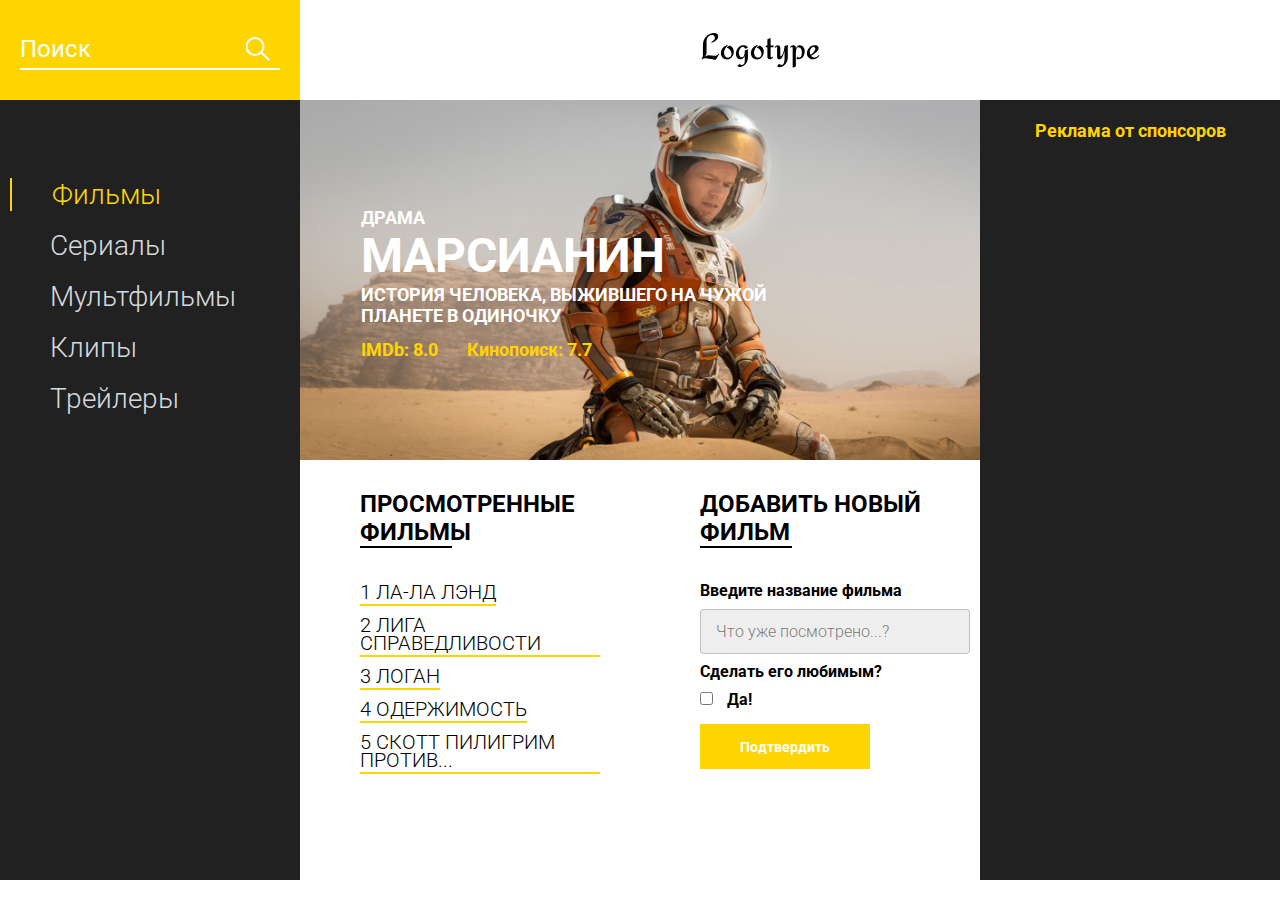
<file: FilmPortal/index.html>
<!DOCTYPE html>
<html lang="en">
<head>
    <meta charset="UTF-8">
    <meta name="viewport" content="width=device-width, initial-scale=1.0">
    <title>Movie DB</title>
    <link href="https://fonts.googleapis.com/css?family=Roboto:300,400,700&display=swap&subset=cyrillic-ext" rel="stylesheet">
    <link rel="stylesheet" href="css/style.min.css">
</head>
<body>
    <header class="header">
        <div class="header__search">
            <form action="#">
                <input type="text" placeholder="Поиск">
            </form>
        </div>
        <div class="header__logo">
            <img src="icons/Logotype.svg" alt="logo">
        </div>
    </header>
    <main class="promo">
        <div class="promo__menu">
            <nav class="promo__menu-list">
                <ul>
                    <li><a class="promo__menu-item promo__menu-item_active" href="#">Фильмы</a></li>
                    <li><a class="promo__menu-item" href="#">Сериалы</a></li>
                    <li><a class="promo__menu-item" href="#">Мультфильмы</a></li>
                    <li><a class="promo__menu-item" href="#">Клипы</a></li>
                    <li><a class="promo__menu-item" href="#">Трейлеры</a></li>
                </ul>
            </nav>
        </div>
        <div class="promo__content">
            <div class="promo__bg">
                <div class="promo__genre">КОМЕДИЯ</div>
                <div class="promo__title">МАРСИАНИН</div>
                <div class="promo__descr">ИСТОРИЯ ЧЕЛОВЕКА, ВЫЖИВШЕГО НА ЧУЖОЙ ПЛАНЕТЕ В ОДИНОЧКУ</div>
                <div class="promo__ratings">
                    <span>IMDb: 8.0</span>
                    <span>Кинопоиск: 7.7</span>
                </div>
            </div>
            <div class="promo__interactive">
                <div>
                    <div class="promo__interactive-title">ПРОСМОТРЕННЫЕ ФИЛЬМЫ</div>
                    <ul class="promo__interactive-list">
                        <li class="promo__interactive-item">ЛОГАН
                            <div class="delete"></div>
                        </li>
                        <li class="promo__interactive-item">ЛИГА СПРАВЕДЛИВОСТИ
                            <div class="delete"></div>
                        </li>
                        <li class="promo__interactive-item">ЛА-ЛА ЛЭНД
                            <div class="delete"></div>
                        </li>
                        <li class="promo__interactive-item">ОДЕРЖИМОСТЬ
                            <div class="delete"></div>
                        </li>
                        <li class="promo__interactive-item">СКОТТ ПИЛИГРИМ ПРОТИВ...
                            <div class="delete"></div>
                        </li>
                    </ul>
                </div>
                <div>
                    <form class="add">
                        <div class="promo__interactive-title">ДОБАВИТЬ НОВЫЙ ФИЛЬМ</div>
                        <span>Введите название фильма</span>
                        <input class="adding__input" type="text" placeholder="Что уже посмотрено...?">
                        <span>Сделать его любимым?</span>
                        <input type="checkbox">
                        <span class="yes">Да!</span>
                        <button>Подтвердить</button>
                    </form>
                </div>
            </div>
        </div>
        <div class="promo__adv">
            <div class="promo__adv-title">Реклама от спонсоров</div>
            <img src="img/content_1.jpg" alt="some picture">
            <img src="img/content_2.jpg" alt="some picture">
            <img src="img/content_3.png" alt="some picture">
        </div>
    </main>

    <script src="js/script.js"></script>
</body>
</html>
</file>
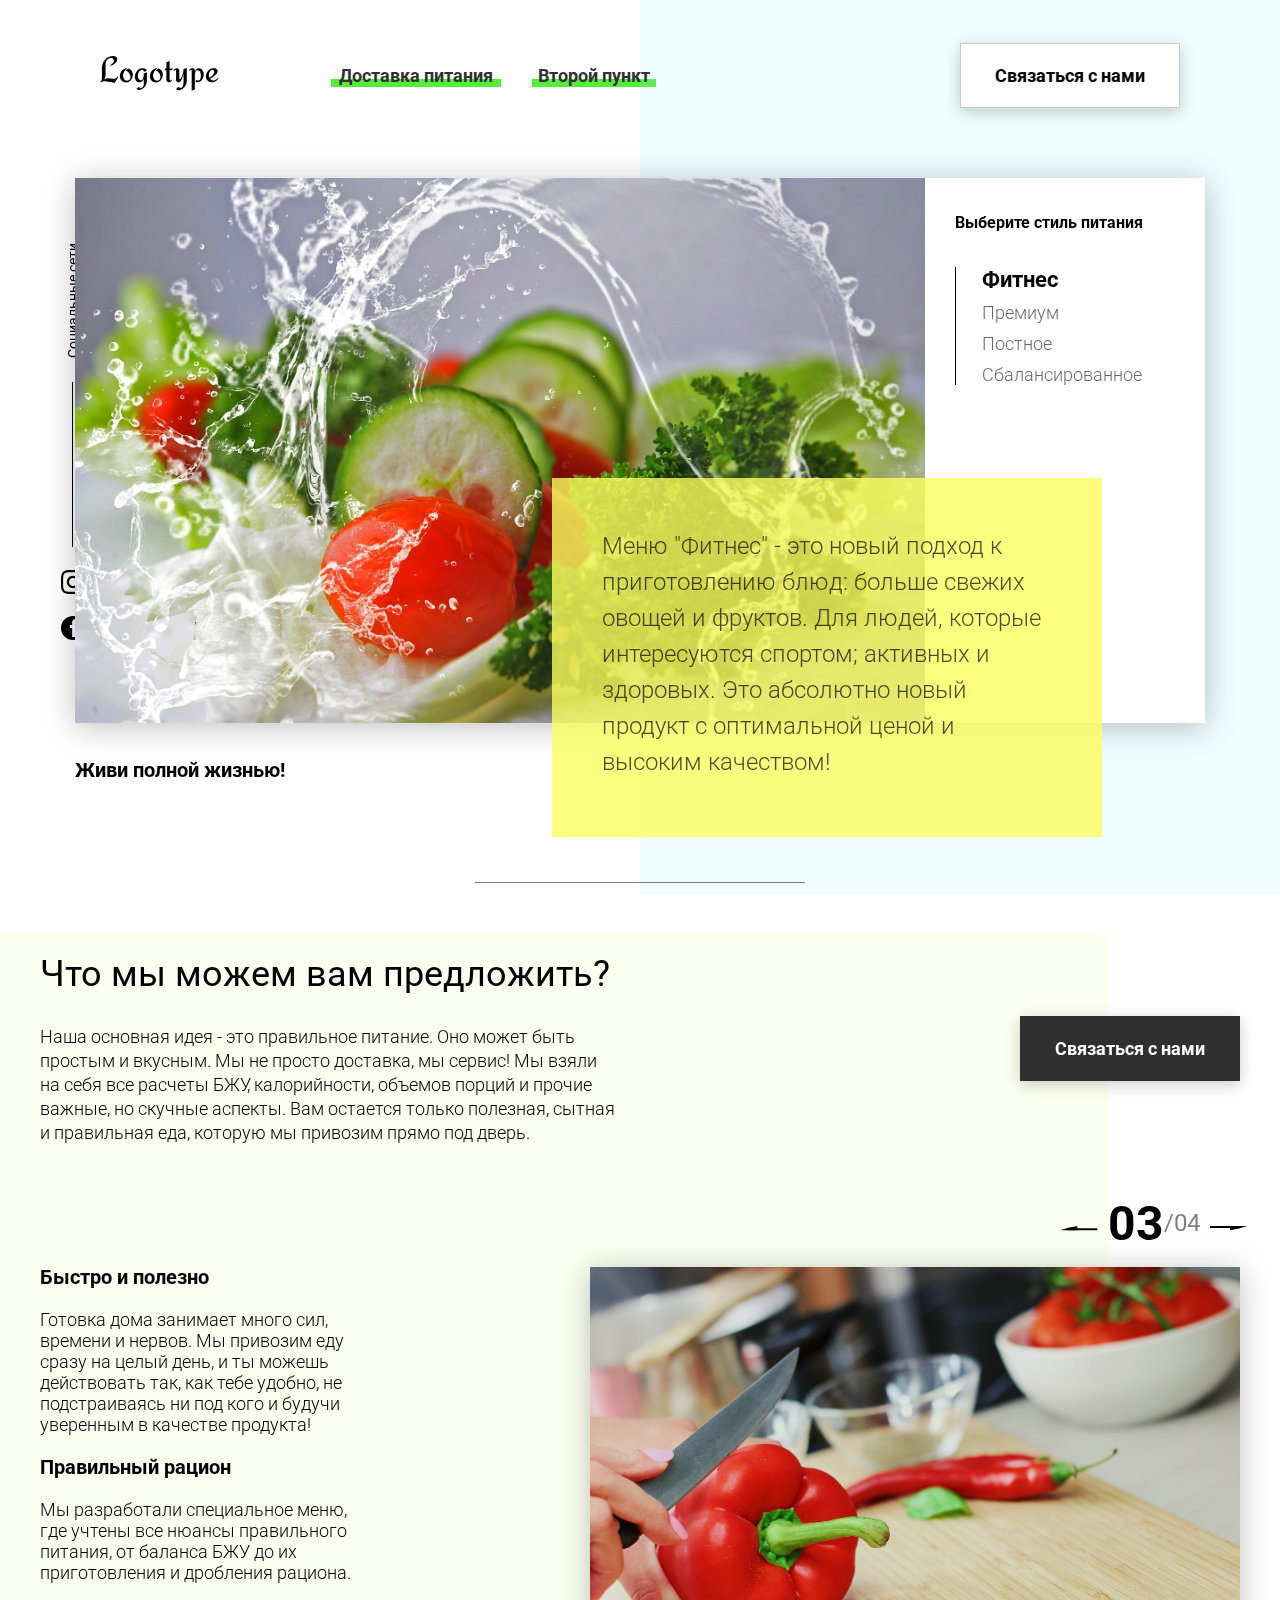
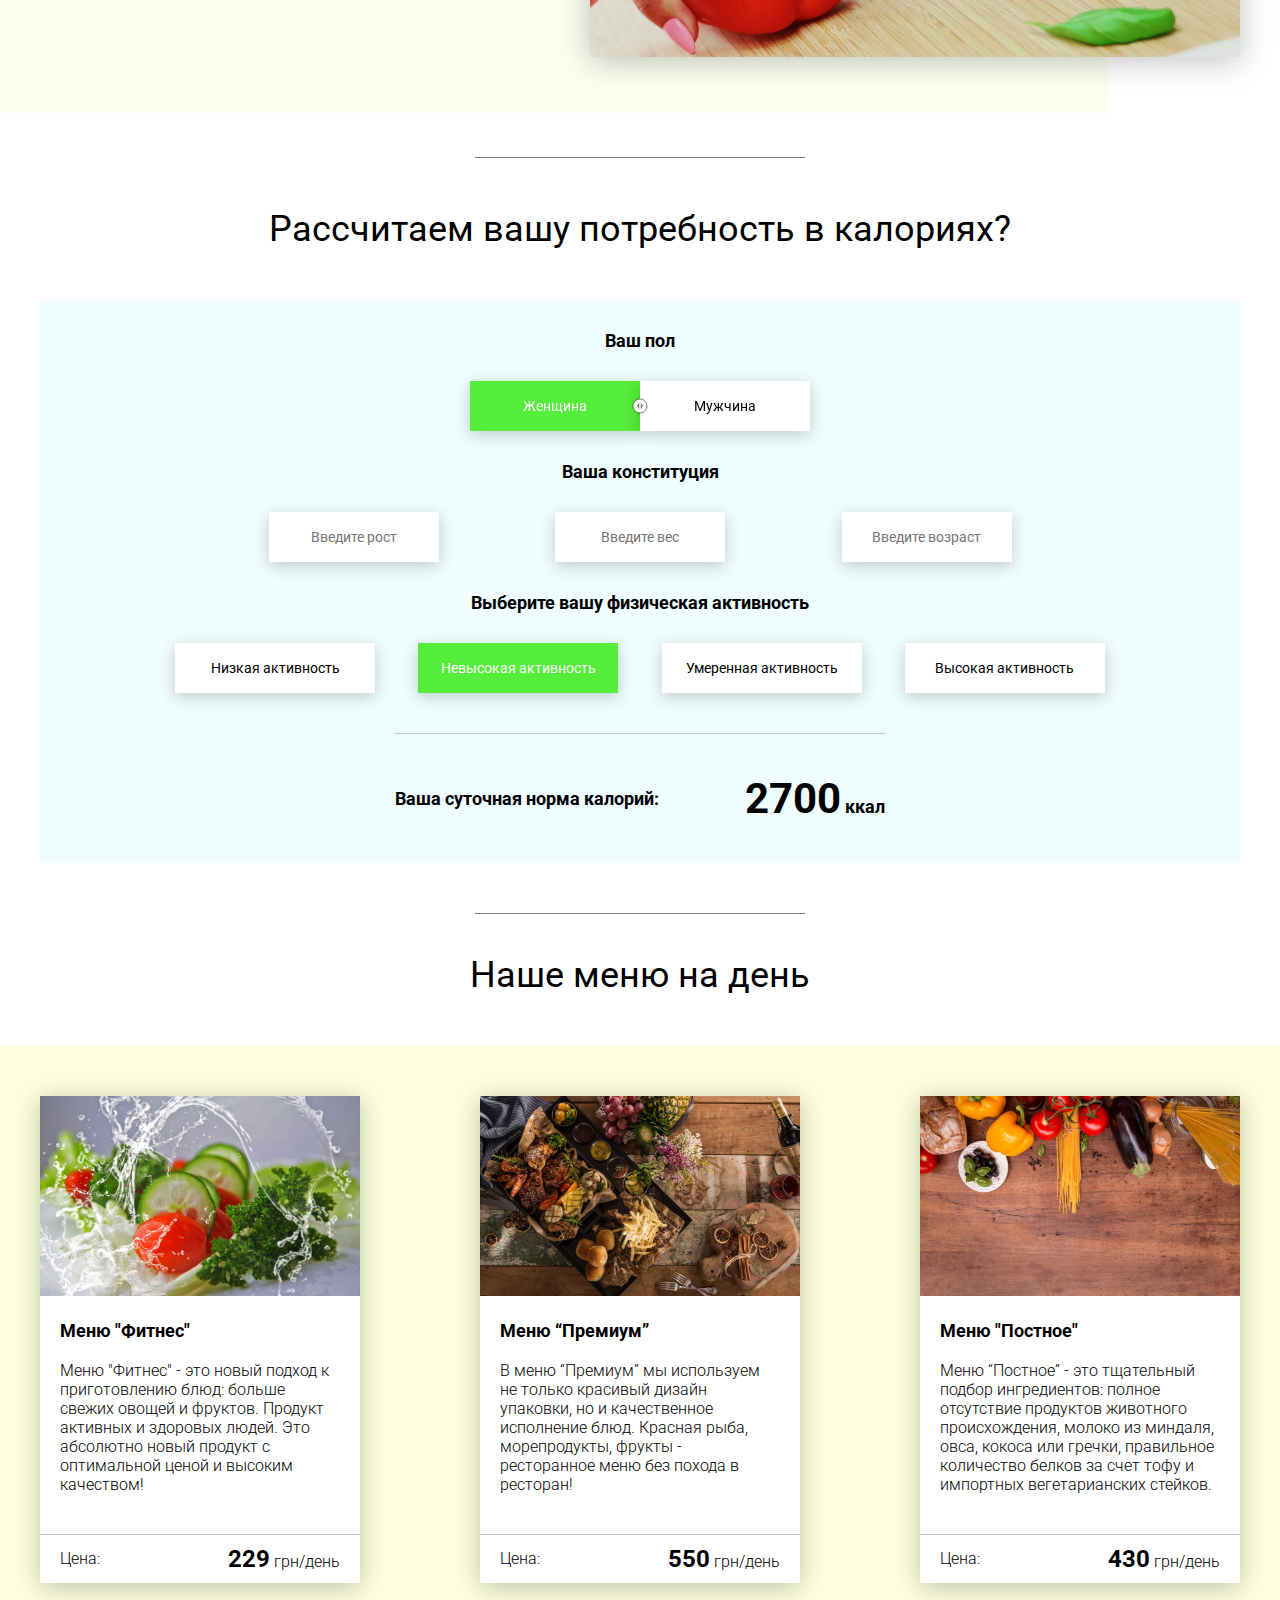
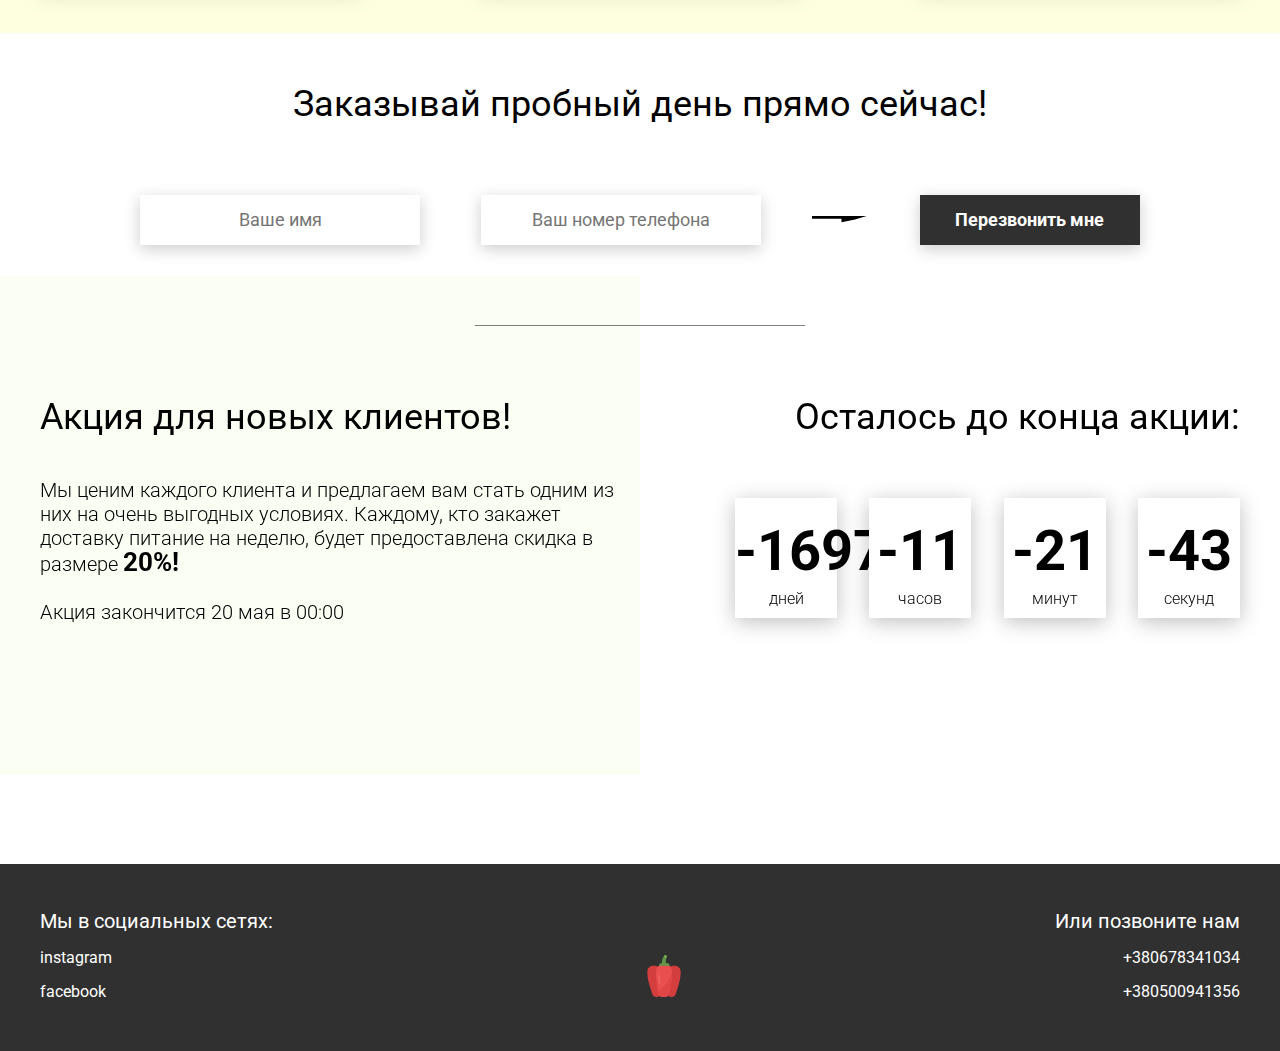
<file: Food_dist/index.html>
<!DOCTYPE html>
<html lang="en">

<head>
    <meta charset="UTF-8">
    <meta name="viewport" content="width=device-width, initial-scale=1.0">
    <title>Food</title>
    <link rel="stylesheet" href="css/style.css">
</head>

<body>
    <header class="header">
        <div class="header__left-block">
            <div class="header__logo">
                <img src="icons/logo.svg" alt="Логотип">
            </div>
            <nav class="header__links">
                <a href="#" class="header__link">Доставка питания</a>
                <a href="#" class="header__link">Второй пункт</a>
            </nav>
        </div>
        <div class="header__right-block">
            <button data-modal class="btn btn_white">Связаться с нами</button>
        </div>
    </header>
    <div class="sidepanel">
        <div class="sidepanel__text"><span>Социальные сети</span></div>
        <div class="sidepanel__divider"></div>
        <a href="#" class="sidepanel__icon">
            <img src="icons/instagram.svg" alt="instagram">
        </a>
        <a href="#" class="sidepanel__icon">
            <img src="icons/facebook.svg" alt="facebook">
        </a>
    </div>

    <div class="preview">
        <div class="bgc_blue"></div>
        <div class="container">
            <div class="tabcontainer">
                <div class="tabcontent">
                    <img src="img/tabs/vegy.jpg" alt="vegy">
                    <div class="tabcontent__descr">
                        Меню "Фитнес" - это новый подход к приготовлению блюд: больше свежих овощей и фруктов. Для
                        людей, которые интересуются спортом; активных и здоровых. Это абсолютно новый продукт с
                        оптимальной ценой и высоким качеством!
                    </div>
                </div>
                <div class="tabcontent">
                    <img src="img/tabs/elite.jpg" alt="elite">
                    <div class="tabcontent__descr">
                        Меню “Премиум” - мы используем не только красивый дизайн упаковки, но и качественное исполнение
                        блюд. Красная рыба, морепродукты, фрукты - ресторанное меню без похода в ресторан!
                    </div>
                </div>
                <div class="tabcontent">
                    <img src="img/tabs/post.jpg" alt="post">
                    <div class="tabcontent__descr">
                        Наше специальное “Постное меню” - это тщательный подбор ингредиентов: полное отсутствие
                        продуктов животного происхождения. Полная гармония с собой и природой в каждом элементе! Все
                        будет Ом!
                    </div>
                </div>
                <div class="tabcontent">
                    <img src="img/tabs/vegy.jpg" alt="vegy">
                    <div class="tabcontent__descr">
                        Меню "Сбалансированное" - это соответствие вашего рациона всем научным рекомендациям. Мы
                        тщательно просчитываем вашу потребность в к/б/ж/у и создаем лучшие блюда для вас.
                    </div>
                </div>
                <div class="tabheader">
                    <h3>Выберите стиль питания</h3>
                    <div class="tabheader__items">
                        <div class="tabheader__item tabheader__item_active">Фитнес</div>
                        <div class="tabheader__item">Премиум</div>
                        <div class="tabheader__item">Постное</div>
                        <div class="tabheader__item">Сбалансированное</div>
                    </div>
                </div>
            </div>
            <div class="preview__life">Живи полной жизнью!</div>
        </div>
    </div>

    <div class="divider"></div>

    <div class="offer">
        <div class="bgc_y"></div>
        <div class="container">
            <div class="offer__text">
                <h2 class="title">Что мы можем вам предложить?</h2>
                <div class="offer__descr">
                    Наша основная идея - это правильное питание. Оно может быть простым и вкусным. Мы не просто
                    доставка, мы сервис! Мы взяли на себя все расчеты БЖУ, калорийности, объемов порций и прочие важные,
                    но скучные аспекты. Вам остается только полезная, сытная и правильная еда, которую мы привозим прямо
                    под дверь.
                </div>
            </div>
            <div class="offer__action">
                <button data-modal class="btn btn_dark">Связаться с нами</button>
            </div>
        </div>
        <div class="container">
            <div class="offer__advantages">
                <h2>Быстро и полезно</h2>
                <div class="offer__advantages-text">
                    Готовка дома занимает много сил, времени и нервов. Мы привозим еду сразу на целый день, и ты можешь
                    действовать так, как тебе удобно, не подстраиваясь ни под кого и будучи уверенным в качестве
                    продукта!
                </div>
                <h2>Правильный рацион</h2>
                <div class="offer__advantages-text">
                    Мы разработали специальное меню, где учтены все нюансы правильного питания, от баланса БЖУ до их
                    приготовления и дробления рациона.
                </div>
            </div>
            <div class="offer__slider">
                <div class="offer__slider-counter">
                    <div class="offer__slider-prev">
                        <img src="icons/left.svg" alt="prev">
                    </div>
                    <span id="current">03</span>
                    /
                    <span id="total">04</span>
                    <div class="offer__slider-next">
                        <img src="icons/right.svg" alt="next">
                    </div>
                </div>
                <div class="offer__slider-wrapper">
                    <div class="offer__slide">
                        <img src="img/slider/pepper.jpg" alt="pepper">
                    </div>
                    <!-- <div class="offer__slide">
                        <img src="img/slider/food-12.jpg" alt="food">
                    </div>
                    <div class="offer__slide">
                        <img src="img/slider/olive-oil.jpg" alt="oil">
                    </div>
                    <div class="offer__slide">
                        <img src="img/slider/paprika.jpg" alt="paprika">
                    </div> -->
                </div>
            </div>
        </div>
    </div>

    <div class="divider"></div>

    <div class="calculating">
        <div class="container">
            <h2 class="title">Рассчитаем вашу потребность в калориях?
            </h2>
            <div class="calculating__field">
                <div class="calculating__subtitle">
                    Ваш пол
                </div>
                <div class="calculating__choose" id="gender">
                    <div class="calculating__choose-item calculating__choose-item_active">Женщина</div>
                    <div class="calculating__choose-item">Мужчина</div>
                </div>

                <div class="calculating__subtitle">
                    Ваша конституция
                </div>
                <div class="calculating__choose calculating__choose_medium">
                    <input type="text" id="height" placeholder="Введите рост" class="calculating__choose-item">
                    <input type="text" id="weight" placeholder="Введите вес" class="calculating__choose-item">
                    <input type="text" id="age" placeholder="Введите возраст" class="calculating__choose-item">
                </div>

                <div class="calculating__subtitle">
                    Выберите вашу физическая активность
                </div>
                <div class="calculating__choose calculating__choose_big">
                    <div id="low" class="calculating__choose-item">Низкая активность </div>
                    <div id="small" class="calculating__choose-item calculating__choose-item_active">Невысокая
                        активность</div>
                    <div id="medium" class="calculating__choose-item">Умеренная активность</div>
                    <div id="high" class="calculating__choose-item">Высокая активность</div>
                </div>

                <div class="calculating__divider"></div>

                <div class="calculating__total">
                    <div class="calculating__subtitle">
                        Ваша суточная норма калорий:
                    </div>
                    <div class="calculating__result">
                        <span>2700</span> ккал
                    </div>
                </div>
            </div>
        </div>
    </div>

    <div class="divider"></div>

    <div class="menu">
        <h2 class="title">Наше меню на день</h2>

        <div class="menu__field">
            <div class="container">
                <div class="menu__item">
                    <img src="img/tabs/vegy.jpg" alt="vegy">
                    <h3 class="menu__item-subtitle">Меню "Фитнес"</h3>
                    <div class="menu__item-descr">Меню "Фитнес" - это новый подход к приготовлению блюд: больше свежих
                        овощей и фруктов. Продукт активных и здоровых людей. Это абсолютно новый продукт с оптимальной
                        ценой и высоким качеством!</div>
                    <div class="menu__item-divider"></div>
                    <div class="menu__item-price">
                        <div class="menu__item-cost">Цена:</div>
                        <div class="menu__item-total"><span>229</span> грн/день</div>
                    </div>
                </div>
                <div class="menu__item">
                    <img src="img/tabs/elite.jpg" alt="elite">
                    <h3 class="menu__item-subtitle">Меню “Премиум”</h3>
                    <div class="menu__item-descr">В меню “Премиум” мы используем не только красивый дизайн упаковки, но
                        и качественное исполнение блюд. Красная рыба, морепродукты, фрукты - ресторанное меню без похода
                        в ресторан!</div>
                    <div class="menu__item-divider"></div>
                    <div class="menu__item-price">
                        <div class="menu__item-cost">Цена:</div>
                        <div class="menu__item-total"><span>550</span> грн/день</div>
                    </div>
                </div>
                <div class="menu__item">
                    <img src="img/tabs/post.jpg" alt="post">
                    <h3 class="menu__item-subtitle">Меню "Постное"</h3>
                    <div class="menu__item-descr">Меню “Постное” - это тщательный подбор ингредиентов: полное отсутствие
                        продуктов животного происхождения, молоко из миндаля, овса, кокоса или гречки, правильное
                        количество белков за счет тофу и импортных вегетарианских стейков. </div>
                    <div class="menu__item-divider"></div>
                    <div class="menu__item-price">
                        <div class="menu__item-cost">Цена:</div>
                        <div class="menu__item-total"><span>430</span> грн/день</div>
                    </div>
                </div>
            </div>
        </div>
    </div>

    <div class="order">
        <div class="container">
            <div class="title">Заказывай пробный день прямо сейчас!</div>
            <form action="#" class="order__form">
                <input required placeholder="Ваше имя" name="name" type="text" class="order__input">
                <input required placeholder="Ваш номер телефона" name="phone" type="phone" class="order__input">
                <img src="icons/right.svg" alt="right">
                <button class="btn btn_dark btn_min">Перезвонить мне</button>
            </form>
        </div>
    </div>

    <div class="divider"></div>

    <div class="promotion">
        <div class="bgc_y"></div>
        <div class="container">
            <div class="promotion__text">
                <div class="title">Акция для новых клиентов!</div>
                <div class="promotion__descr">
                    Мы ценим каждого клиента и предлагаем вам стать одним из них на очень выгодных условиях.
                    Каждому, кто закажет доставку питание на неделю, будет предоставлена скидка в размере
                    <span>20%!</span>
                    <br><br>
                    Акция закончится 20 мая в 00:00
                </div>
            </div>
            <div class="promotion__timer">
                <div class="title">Осталось до конца акции:</div>
                <div class="timer">
                    <div class="timer__block">
                        <span id="days">12</span>
                        дней
                    </div>
                    <div class="timer__block">
                        <span id="hours">20</span>
                        часов
                    </div>
                    <div class="timer__block">
                        <span id="minutes">56</span>
                        минут
                    </div>
                    <div class="timer__block">
                        <span id="seconds">20</span>
                        секунд
                    </div>
                </div>
            </div>
        </div>
    </div>

    <footer class="footer">
        <div class="container">
            <div class="social">
                <div class="subtitle">Мы в социальных сетях:</div>
                <a href="#" class="link">instagram</a>
                <a href="#" class="link">facebook</a>
            </div>
            <div class="pepper">
                <img src="icons/veg.svg" alt="pepper">
            </div>
            <div class="call">
                <div class="subtitle">Или позвоните нам</div>
                <a href="#" class="link">+380678341034</a>
                <a href="#" class="link">+380500941356</a>
            </div>
        </div>
    </footer>

    <div class="modal">
        <div class="modal__dialog">
            <div class="modal__content">
                <form action="#">
                    <div data-close class="modal__close">&times;</div>
                    <div class="modal__title">Мы свяжемся с вами как можно быстрее!</div>
                    <input required placeholder="Ваше имя" name="name" type="text" class="modal__input">
                    <input required placeholder="Ваш номер телефона" name="phone" type="phone" class="modal__input">
                    <button class="btn btn_dark btn_min">Перезвонить мне</button>
                </form>
            </div>
        </div>
    </div>
    <script src="js/script.js"></script>
</body>

</html>
</file>
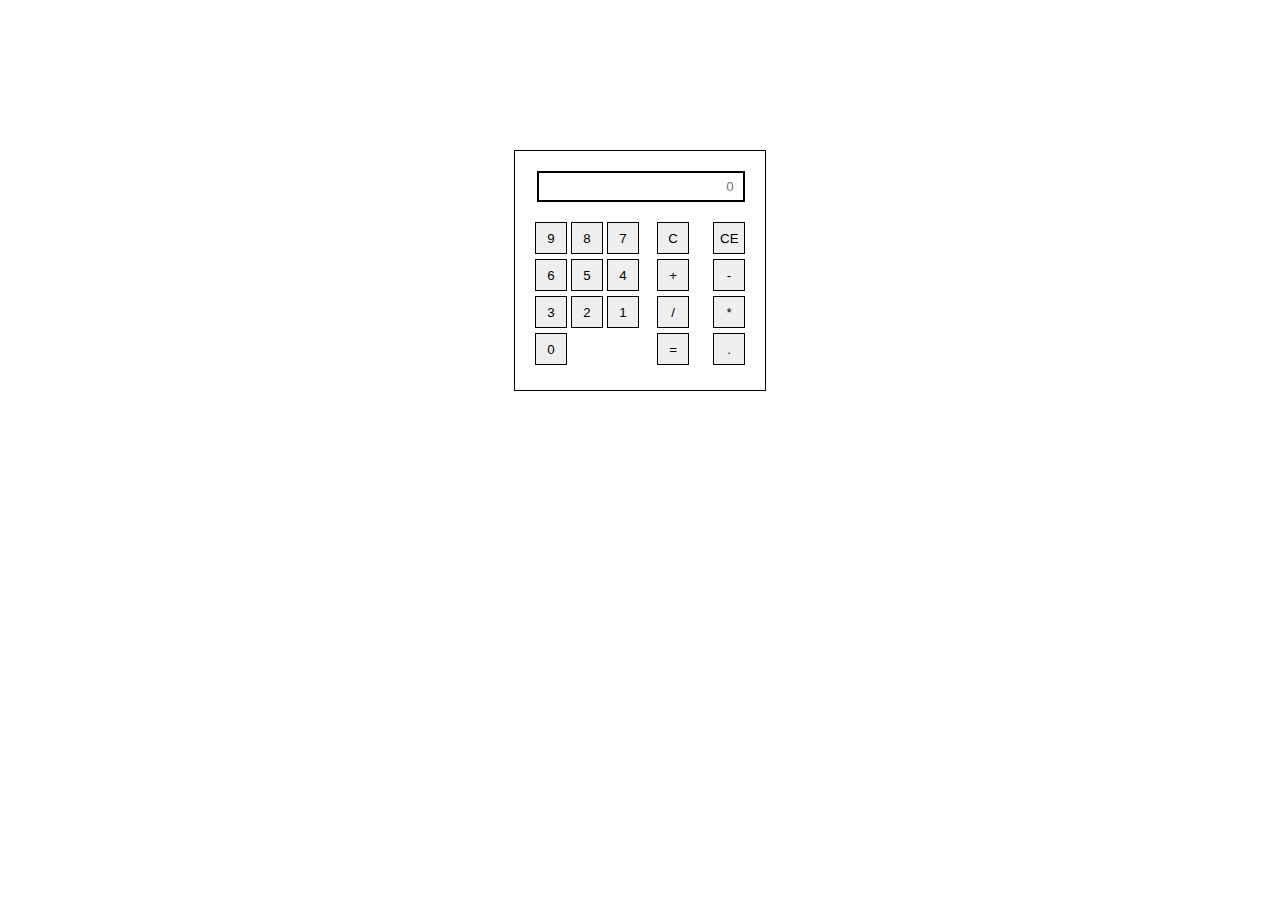
<file: JS simple calculator/index.html>
<!DOCTYPE html>
<html lang="en">

<head>
  <meta charset="UTF-8">
  <meta name="viewport" content="width=device-width, initial-scale=1.0">
  <link rel="stylesheet" href="css/style.css">
  <title>Calculator</title>
</head>

<body class="body">
  <input type="text" class="textField" id="textField" placeholder="0  " >
  <section class="btns">
    <div class="btns-numbers">
      <button type="button" class="btn numbers" id="btn9" value="9">9</button>
      <button type="button" class="btn numbers" id="btn8" value="8">8</button>
      <button type="button" class="btn numbers" id="btn7" value="7">7</button>
      <button type="button" class="btn numbers" id="btn6" value="6">6</button>
      <button type="button" class="btn numbers" id="btn5" value="5">5</button>
      <button type="button" class="btn numbers" id="btn4" value="4">4</button>
      <button type="button" class="btn numbers" id="btn3" value="3">3</button>
      <button type="button" class="btn numbers" id="btn2" value="2">2</button>
      <button type="button" class="btn numbers" id="btn1" value="1">1</button>
      <button type="button" class="btn numbers" id="btn0" value="0">0</button>
    </div>
    <div class="btns-operators">
      <button type="button" class="btn operators" id="btnC" value="C">C</button>
      <button type="button" class="btn operators" id="btnCE" value="CE">CE</button>
      <button type="button" class="btn operators" id="btnPlus" value="+">+</button>
      <button type="button" class="btn operators" id="btnMinus" value="-">-</button>
      <button type="button" class="btn operators" id="btnDevide" value="/">/</button>
      <button type="button" class="btn operators" id="btnMultiple" value="*">*</button>
      <button type="button" class="btn operators" id="btnResult" value="=">=</button>
      <button type="button" class="btn operators" id="btnDot" value=".">.</button>
    </div>
  </section>
  <script src="js/script.js"></script>
</body>

</html>
</file>
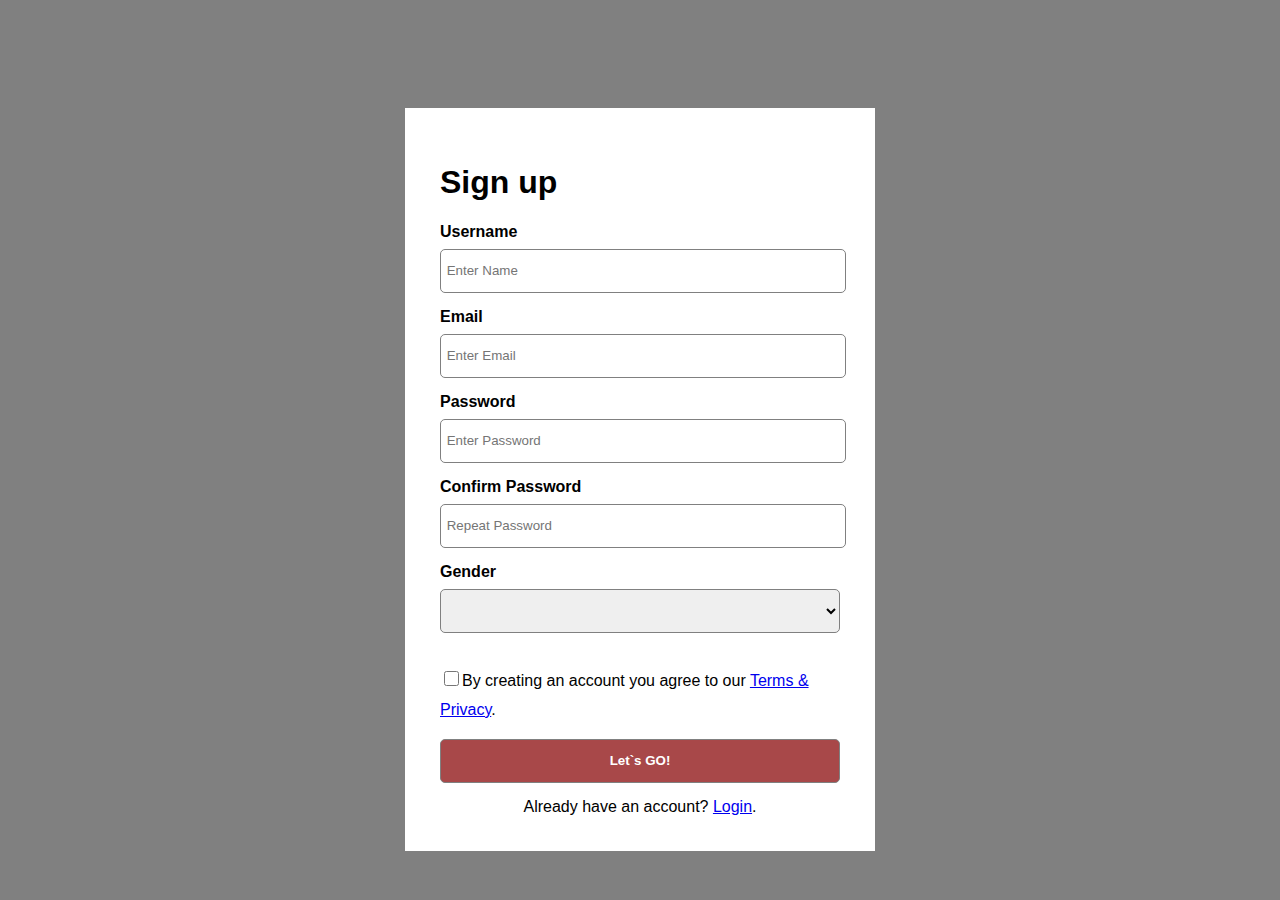
<file: Form - training/FORM/index.html>
<!DOCTYPE html>
<html lang="en">
<head>
    <meta charset="UTF-8">
    <meta name="viewport" content="width=device-width, initial-scale=1.0">
    <link rel="stylesheet" href="css/style.css">
    <title>Sedona</title>
</head>
<body>
    <section>
        <form action="action_page.php"  name="commentform" id="commentform">
            <div class="container">
              <h1>Sign up</h1>
              <label for="name"><b>Username</b></label>
              <input type="text" placeholder=" Enter Name" id="name">
              <label for="email"><b>Email</b></label>
              <input type="text" placeholder=" Enter Email" id="email">
              <label for="password"><b>Password</b></label>
              <input type="password" placeholder=" Enter Password" id="password">
              <label for="psw-repeat"><b>Confirm Password</b></label>
              <input type="password" placeholder=" Repeat Password" id="psw-repeat">
              <label for="Gender"><b>Gender</b></label>
              <select class="btn" size="1" id="Gender">
                    <option value=""  class="option"></option>
                    <option value="Male" class="option">Male</option>
                    <option value="Female" class="option">Female</option>
              </select>
              <div class="bottom">
                    <input class="checkbox" type="checkbox" id="checkbox"><label for="checkbox">By creating an account you agree to our <a href="#">Terms & Privacy</a>.</label>
                    <button class="btn registerbtn" type="submit" onclick="return validate()">Let`s GO!</button>
                    <div class="login">Already have an account? <a href="#">Login</a>.</div>
              </div>
            </div>
          </form>
    </section>
    <script src="js/script.js">
    </script>
</body>
</html>
</file>
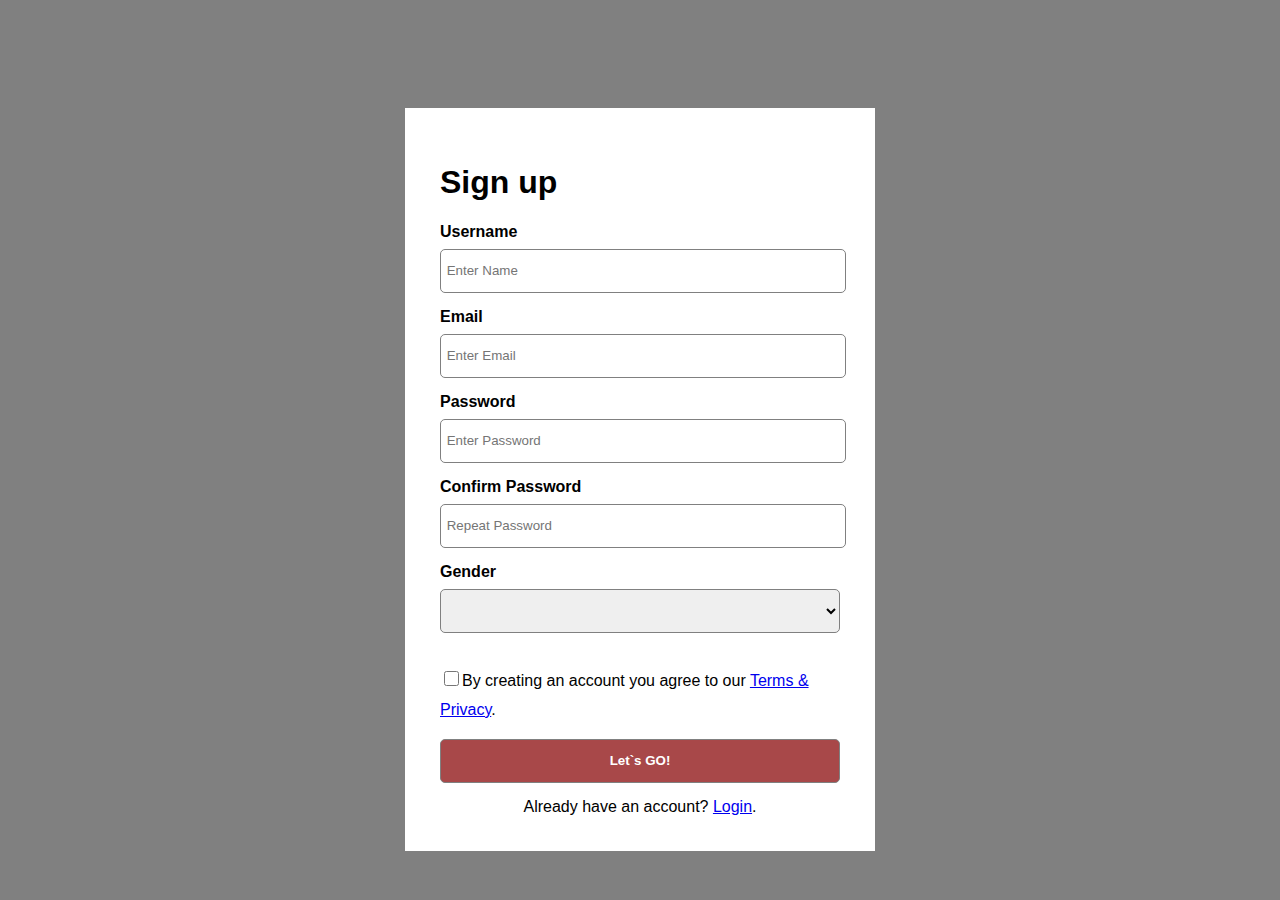
<file: Form - training/sedona/index.html>
<!DOCTYPE html>
<html lang="en">
<head>
    <meta charset="UTF-8">
    <meta name="viewport" content="width=device-width, initial-scale=1.0">
    <link rel="stylesheet" href="css/style.css">
    <link rel="" href="">
    <title>Sedona</title>
</head>
<body>
    <section>
        <form action="action_page.php"  name="commentform" id="commentform">
            <div class="container">
              <h1>Sign up</h1>
              <label for="name"><b>Username</b></label>
              <input type="text" placeholder=" Enter Name" id="name" onblur="return validateName()">
              <label for="email"><b>Email</b></label>
              <input type="text" placeholder=" Enter Email" id="email">
              <label for="password"><b>Password</b></label>
              <input type="password" placeholder=" Enter Password" id="password">
              <label for="psw-repeat"><b>Confirm Password</b></label>
              <input type="password" placeholder=" Repeat Password" id="psw-repeat">
              <label for="Gender"><b>Gender</b></label>
              <select class="btn" size="1" id="Gender">
                    <option></option>
                    <option value="Male" class="option">Male</option>
                    <option value="Female" class="option">Female</option>
              </select>
              <div class="bottom">
                    <input class="checkbox" type="checkbox" id="checkbox"><label for="checkbox">By creating an account you agree to our <a href="#">Terms & Privacy</a>.</label>
                    <button class="btn registerbtn" type="submit" onclick="return validate()">Let`s GO!</button>
                    <div class="login">Already have an account? <a href="#">Login</a>.</div>
              </div>
            </div>
          </form>
    </section>
    <script src="js/script.js">
    </script>
</body>
</html>
</file>
<file: Food_dist/css/style.css>
@import url(https://fonts.googleapis.com/css?family=Roboto:300,400,700&display=swap&subset=cyrillic-ext);*{box-sizing:border-box;margin:0;padding:0;font-family:Roboto,sans-serif}a{text-decoration:none}.btn{width:220px;height:65px;display:flex;justify-content:center;align-items:center;background-color:#fff;font-size:18px;font-weight:700;border:1px solid rgba(0,0,0,.2);box-shadow:0 4px 15px rgba(0,0,0,.2);cursor:pointer;transition:.3s all;outline:0}.btn_white{background-color:#fff}.btn_dark{background-color:#303030;color:#fff;border:none}.btn_min{height:50px}.btn:hover{box-shadow:0 4px 30px rgba(0,0,0,.3)}.container{max-width:1200px;margin:0 auto}.divider{width:330px;height:1px;margin:0 auto;background-color:rgba(0,0,0,.5)}.title{font-size:36px;font-weight:400}.header{display:flex;justify-content:space-between;align-items:center;height:150px;padding:0 100px}.header__left-block{display:flex;justify-content:space-between;min-width:550px}.header__logo{max-width:170px}.header__logo img{width:100%}.header__links{display:flex;align-items:center}.header__link{position:relative;margin-right:45px;font-weight:700;font-size:18px;color:#303030}.header__link:after{content:'';position:absolute;display:block;width:110%;left:-5%;bottom:-1px;z-index:-1;height:8px;background:#54ed39}.header__link:last-child{margin-right:0}.sidepanel{position:fixed;left:60px;top:240px;height:400px;width:25px;display:flex;flex-direction:column;justify-content:space-between;align-items:center}.sidepanel__text{width:120px;height:120px;font-size:14px}.sidepanel__text span{display:flex;transform:rotate(-90deg) translateX(-50px)}.sidepanel__divider{width:1px;height:165px;background-color:#000}.sidepanel__icon{width:24px;height:24px}.sidepanel__icon img{width:100%}.preview{padding:28px 0 100px 0;position:relative}.preview__life{font-weight:700;font-size:20px;margin-left:35px;margin-top:35px}.bgc_blue{position:absolute;right:0;top:-155px;width:50vw;height:900px;background:rgba(146,242,255,.15);z-index:-1}.tabcontainer{display:flex;width:1130px;margin:0 auto;box-shadow:0 4px 30px rgba(0,0,0,.25)}.tabcontent{width:850px;position:relative}.tabcontent img{width:100%;height:100%;object-fit:cover}.tabcontent__descr{position:absolute;top:300px;right:-177px;width:550px;height:359px;background:rgba(251,254,93,.8);padding:50px;font-size:24px;font-weight:300;line-height:36px;color:rgba(0,0,0,.7)}.tabheader{width:280px;padding:35px 30px;background-color:#fff}.tabheader h3{font-weight:700;font-size:16px}.tabheader__items{margin-top:35px;padding-left:26px;border-left:1px solid #000}.tabheader__item{font-weight:700;font-size:18px;font-weight:300;margin-top:10px;color:rgba(0,0,0,.6);cursor:pointer;transition:.3s all}.tabheader__item_active{color:#000;font-size:22px;font-weight:700}.offer{padding:70px 0 100px 0;position:relative}.offer .container{display:flex;justify-content:space-between}.offer .bgc_y{position:absolute;width:1109px;height:780px;background:rgba(243,255,222,.45);z-index:-1;top:50px}.offer__text{width:580px}.offer__descr{font-size:18px;margin-top:30px;font-weight:300;line-height:24px}.offer__action{display:flex;align-items:center;justify-content:flex-end}.offer__advantages{width:330px;margin-top:50px}.offer__advantages h2{font-weight:700;font-size:20px;margin-top:20px}.offer__advantages h2:first-child{margin-top:70px}.offer__advantages-text{margin-top:20px;font-size:18px;font-weight:300;line-height:21px}.offer__slider{width:650px;margin-top:50px;display:flex;flex-direction:column;align-items:flex-end}.offer__slider-counter{display:flex;width:180px;align-items:center;font-size:24px;color:rgba(0,0,0,.5)}.offer__slider-wrapper{width:100%;margin-top:15px;box-shadow:0 4px 30px rgba(0,0,0,.25)}.offer__slider-prev{margin-right:10px;cursor:pointer}.offer__slider-next{margin-left:10px;cursor:pointer}.offer__slider #current{font-size:48px;font-weight:700;color:#000}.offer__slide{width:100%;height:390px}.offer__slide img{width:100%;height:100%;object-fit:cover}.calculating{padding:50px 0}.calculating .title{text-align:center}.calculating__field{width:100%;margin-top:50px;background:rgba(146,242,255,.15);padding:30px 0 40px 0}.calculating__subtitle{text-align:center;font-size:18px;font-weight:700;margin-top:30px}.calculating__subtitle:first-child{margin-top:0}.calculating #gender:after{content:'';position:absolute;top:50%;transform:translateY(-50%);display:block;width:16px;height:16px;background:url(../icons/switch.svg) center center/cover no-repeat}.calculating__choose{position:relative;display:flex;margin-top:30px;justify-content:center}.calculating__choose-item{display:flex;align-items:center;justify-content:center;width:170px;height:50px;padding:0 10px;background:#fff;box-shadow:0 4px 15px rgba(0,0,0,.2);border:none;text-align:center;font-size:14px;cursor:pointer;outline:0;transition:.3s all}.calculating__choose-item_active{color:#fff;background-color:#54ed39}.calculating__choose_medium{width:743px;justify-content:space-between;margin:30px auto 0 auto}.calculating__choose_big{width:930px;justify-content:space-between;margin:30px auto 0 auto}.calculating__choose_big .calculating__choose-item{width:200px}.calculating__divider{width:490px;height:1px;margin:40px auto;background-color:rgba(0,0,0,.2)}.calculating__total{width:490px;margin:0 auto;display:flex;justify-content:space-between;align-items:center}.calculating__result{font-size:18px;font-weight:700}.calculating__result span{font-size:42px}.menu{padding:40px 0 50px 0}.menu .container{display:flex;justify-content:space-between;align-items:flex-start}.menu .title{text-align:center}.menu__field{margin-top:50px;padding:50px 0;width:100%;background:rgba(249,254,126,.25)}.menu__item{width:320px;min-height:450px;background:#fff;box-shadow:0 4px 25px rgba(0,0,0,.25);font-size:16px;font-weight:300}.menu__item img{width:100%;height:200px;object-fit:cover}.menu__item-subtitle{font-weight:700;font-size:18px;padding:0 20px;margin-top:20px}.menu__item-descr{margin-top:20px;padding:0 20px}.menu__item-divider{width:100%;height:1px;background-color:rgba(0,0,0,.25);margin-top:40px}.menu__item-price{display:flex;justify-content:space-between;align-items:center;padding:10px 20px}.menu__item-price span{font-size:24px;font-weight:700}.order{padding-bottom:80px}.order .title{text-align:center}.order__form{margin-top:70px;padding:0 100px;display:flex;justify-content:space-between;align-items:center}.order__form img{transform:scale(1.5)}.order__input{width:280px;height:50px;background:#fff;box-shadow:0 4px 15px rgba(0,0,0,.2);border:none;font-size:18px;text-align:center;padding:0 20px;outline:0}.promotion{padding:70px 0 240px 0;position:relative}.promotion .container{display:flex}.promotion .bgc_y{position:absolute;width:50%;height:499px;background:rgba(243,255,222,.35);z-index:-1;top:-50px;left:0}.promotion__text{width:50%}.promotion__descr{margin-top:40px;font-size:20px;line-height:24px;font-weight:300}.promotion__descr span{font-weight:700;font-size:26px}.promotion__timer{width:50%}.promotion__timer .title{text-align:right}.promotion__timer .timer{margin-top:60px;padding-left:95px;display:flex;justify-content:space-between;align-items:center}.promotion__timer .timer__block{width:102px;height:120px;background:#fff;box-shadow:0 4px 20px rgba(0,0,0,.25);font-size:16px;font-weight:300;text-align:center}.promotion__timer .timer__block span{display:block;margin-top:20px;margin-bottom:5px;font-size:56px;font-weight:700}.footer{min-height:180px;background-color:#303030;padding:45px 0 50px 0;color:#fff}.footer .container{height:100%;display:flex;justify-content:space-between;align-items:flex-end}.footer .subtitle{font-size:20px}.footer .link{display:block;margin-top:15px;font-size:16px;color:#fff}.footer .call{text-align:right}.modal{position:fixed;top:0;left:0;z-index:1050;display:none;width:100%;height:100%;overflow:hidden;background-color:rgba(0,0,0,.5)}.modal__dialog{max-width:500px;margin:40px auto}.modal__content{position:relative;width:100%;padding:40px;background-color:#fff;border:1px solid rgba(0,0,0,.2);border-radius:4px;max-height:80vh;overflow-y:auto}.modal__close{position:absolute;top:8px;right:14px;font-size:30px;color:#000;opacity:.5;font-weight:700;border:none;background-color:transparent;cursor:pointer}.modal__title{text-align:center;font-size:22px;text-transform:uppercase}.modal__input{display:block;margin:20px auto 20px auto;width:280px;height:50px;background:#fff;box-shadow:0 4px 15px rgba(0,0,0,.2);border:none;font-size:18px;text-align:center;padding:0 20px;outline:0}.modal .btn{display:block;width:280px;margin:0 auto} .show{display: block;} .hide{display: none;} .fade{animation-name: fade; animation-duration: 0.9s;}
@keyframes fade{from{opacity: 0.3;}to{opacity: 1;}}
</file>
<file: JS simple calculator/css/style.css>
.body {
  border: 1px solid black;
  width: 250px;
  margin:  150px auto ;
}

.textField {
  border: 2px solid black;
  height: 25px;
  width: 200px;
  margin-top: 20px;
  margin-left: 22px;
  text-align: right;
}

.btns {
  display: flex;
  justify-content: space-between;
  margin: 20px;
}

.btn {
  border: 1px solid black;
  width: 32px;
  height: 32px;
  margin-bottom: 5px;
}

.btn:hover {
  background-color: brown;
}

.btns-numbers {
  flex-wrap: wrap;
  justify-content: space-between;
}

.btns-operators {
  display: flex;
  flex-wrap: wrap;
  justify-content: space-between;
}
</file>
<file: Form - training/FORM/css/style.css>
body {
    background-color: gray;
    font-family: Roboto, sans-serif;
}

section {
    position: relative;
    top: 100px;
    left: 50%;
    transform: translate(-235px);
}

.container {
    width: 400px;
    padding: 35px;
    display: flex;
    flex-direction: column;
    background-color: white;
}

.container label{
    margin-bottom: 8px;
}

input{
    width: 400px;
    height: 40px;
    border-radius: 5px;
    border: 1px gray solid;
    margin-bottom: 15px;
}



.btn {
    width: 400px;
    height: 44px;
    border-radius: 5px;
    border: 1px gray solid;
    margin-bottom: 15px;
}

.checkbox {
    width: 15px;
    height: 15px;
    border-radius: 2px;
    border: 1px gray solid;
}

.bottom {
    margin-top: 20px;
}

button {
    font-weight: 700;
    margin-top: 20px;
    background-color:#a84849;
    color: white;
}

.login {
    text-align: center;
}
</file>
<file: Form - training/sedona/css/style.css>
body {
    background-color: gray;
    font-family: Roboto, sans-serif;
}

section {
    position: relative;
    top: 100px;
    left: 50%;
    transform: translate(-235px);
}

.container {
    width: 400px;
    padding: 35px;
    display: flex;
    flex-direction: column;
    background-color: white;
}

.container label{
    margin-bottom: 8px;
}

input{
    width: 400px;
    height: 40px;
    border-radius: 5px;
    border: 1px gray solid;
    margin-bottom: 15px;
}



.btn {
    width: 400px;
    height: 44px;
    border-radius: 5px;
    border: 1px gray solid;
    margin-bottom: 15px;
}

.checkbox {
    width: 15px;
    height: 15px;
    border-radius: 2px;
    border: 1px gray solid;
}

.bottom {
    margin-top: 20px;
}

button {
    font-weight: 700;
    margin-top: 20px;
    background-color:#a84849;
    color: white;
}

.login {
    text-align: center;
}
</file>
<file: FilmPortal/css/style.min.css>
*{-webkit-box-sizing:border-box;box-sizing:border-box;margin:0;padding:0;font-family:'Roboto', sans-serif}.header{display:-webkit-box;display:-ms-flexbox;display:flex;height:100px}.header__search{display:-webkit-box;display:-ms-flexbox;display:flex;-webkit-box-pack:center;-ms-flex-pack:center;justify-content:center;-webkit-box-align:center;-ms-flex-align:center;align-items:center;height:100%;width:300px;background:#FFD500}.header__search form{position:relative;width:260px;height:30px}.header__search form input{width:100%;border:none;border-bottom:2px solid #fff;background-color:transparent;color:#fff;font-size:24px;line-height:28px;padding-bottom:5px;outline:none}.header__search form input::-webkit-input-placeholder{color:#fff}.header__search form input:-ms-input-placeholder{color:#fff}.header__search form input::-ms-input-placeholder{color:#fff}.header__search form input::placeholder{color:#fff}.header__search form:after{content:'';display:block;position:absolute;top:2px;right:10px;background:url("../icons/search.svg") center center/cover no-repeat;width:24px;height:24px}.header__logo{display:-webkit-box;display:-ms-flexbox;display:flex;-webkit-box-pack:center;-ms-flex-pack:center;justify-content:center;-webkit-box-align:center;-ms-flex-align:center;align-items:center;height:100%;width:calc(100% - 360px)}.promo{height:780px;display:-webkit-box;display:-ms-flexbox;display:flex}.promo__menu{width:300px;height:100%;background:#212121;padding:60px 0 0 10px}.promo__menu-item{display:block;font-size:28px;line-height:33px;color:#D6D9DC;text-decoration:none;font-weight:300;padding-left:40px;margin-top:18px}.promo__menu-item:hover{color:#FFD500}.promo__menu-item_active{border-left:2px solid  #FFD500;color:#FFD500}.promo__content{width:calc(100% - 600px)}.promo__bg{height:360px;background:url("../img/mars.webp") center center/cover no-repeat;background-position:top;padding:107px 0 0 61px}.promo__genre{font-weight:bold;font-size:18px;line-height:21px;color:#FFFFFF;text-transform:uppercase}.promo__title{font-weight:bold;font-size:48px;line-height:56px;color:#FFFFFF;text-transform:uppercase}.promo__descr{width:481px;font-weight:bold;font-size:18px;line-height:21px;color:#FFFFFF;text-transform:uppercase}.promo__ratings{margin-top:13px}.promo__ratings span{font-weight:bold;font-size:18px;line-height:21px;color:#FFD500;margin-right:25px}.promo__interactive{display:-webkit-box;display:-ms-flexbox;display:flex}.promo__interactive>div{width:50%;padding:30px 0 0 60px}.promo__interactive-title{display:inline-block;font-weight:bold;font-size:24px;line-height:28px;color:#000000}.promo__interactive-title:after{content:'';display:block;width:33%;height:2px;background-color:#000}.promo__interactive-list{list-style-type:none;margin-top:35px;display:-webkit-box;display:-ms-flexbox;display:flex;-webkit-box-orient:vertical;-webkit-box-direction:normal;-ms-flex-direction:column;flex-direction:column;-webkit-box-align:start;-ms-flex-align:start;align-items:flex-start}.promo__interactive-item{display:inline-block;position:relative;font-weight:300;font-size:20px;line-height:18px;color:#000000;margin-bottom:15px;padding-right:40px;text-transform:uppercase}.promo__interactive-item span{display:block;position:absolute;left:-30px;top:50%;-webkit-transform:translateY(-50%);transform:translateY(-50%);width:20px;height:20px;background:url("../icons/Star.svg") center center/cover no-repeat}.promo__interactive-item:before{content:'';position:absolute;bottom:-5px;display:block;width:calc(100% - 40px);height:2px;background-color:#FFD500}.promo__interactive-item:hover .delete{content:'';display:block;position:absolute;right:0px;top:50%;-webkit-transform:translateY(-50%);transform:translateY(-50%);width:20px;height:20px;background:url("../icons/trash.png") center center/cover no-repeat;cursor:pointer}.promo__interactive .add .promo__interactive-title{margin-bottom:25px}.promo__interactive .add span{display:block;margin:10px 0;font-weight:bold;font-size:16px;line-height:16px;color:#000000}.promo__interactive .add .yes{display:inline;margin-left:10px}.promo__interactive .add input[type="text"]{width:270px;height:45px;line-height:50px;font-size:16px;background:rgba(196,196,196,0.29);border:1px solid rgba(0,0,0,0.19);padding:0 15px;outline:none;border-radius:4px}.promo__interactive .add input[type="text"]::-webkit-input-placeholder{font-weight:300;font-size:16px;color:rgba(0,0,0,0.53)}.promo__interactive .add input[type="text"]:-ms-input-placeholder{font-weight:300;font-size:16px;color:rgba(0,0,0,0.53)}.promo__interactive .add input[type="text"]::-ms-input-placeholder{font-weight:300;font-size:16px;color:rgba(0,0,0,0.53)}.promo__interactive .add input[type="text"]::placeholder{font-weight:300;font-size:16px;color:rgba(0,0,0,0.53)}.promo__interactive .add button{display:block;margin-top:15px;width:170px;height:45px;background:#FFD500;font-weight:bold;font-size:14px;line-height:14px;color:#FFFFFF;border:none;outline:none;cursor:pointer}.promo__interactive .add button:active{-webkit-transform:scale(0.95);transform:scale(0.95)}.promo__adv{background:#212121;width:300px;height:100%}.promo__adv-title{font-weight:bold;font-size:18px;line-height:21px;color:#FFD500;margin:20px 0;text-align:center}.promo__adv img{width:100%;margin-bottom:10px}
/*# sourceMappingURL=style.min.css.map */
</file>
